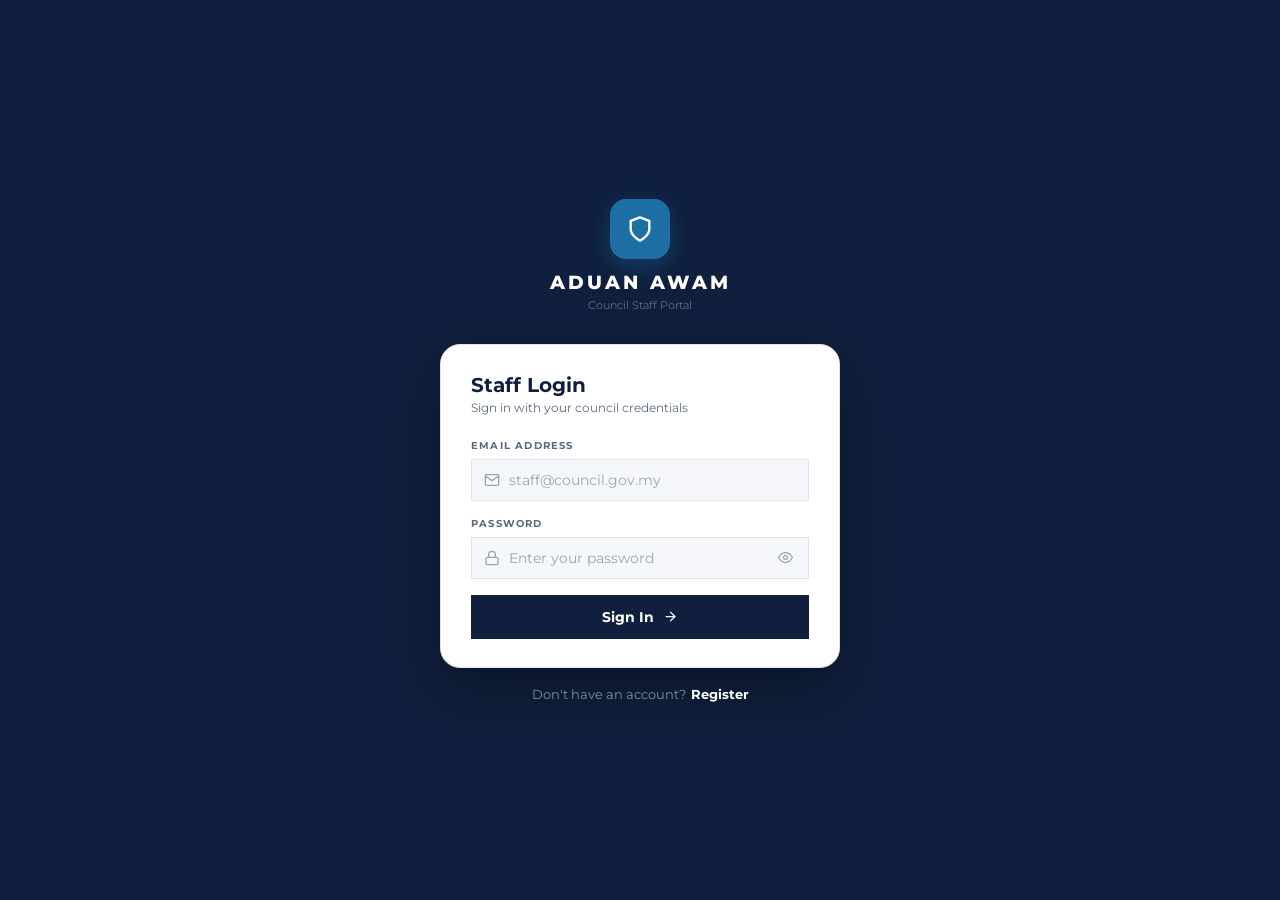
<file: templates/login.html>
<!DOCTYPE html>
<html lang="en">
<head>
  <meta charset="UTF-8">
  <meta name="viewport" content="width=device-width,initial-scale=1">
  <title>Login — Aduan Awam</title>
  <link rel="stylesheet" href="/static/css/base.css">
  <style>
    body{background:var(--primary);display:flex;align-items:center;justify-content:center;min-height:100vh;padding:24px}
    .wrap{width:100%;max-width:400px}
    .logo{text-align:center;margin-bottom:32px}
    .logo-icon{width:60px;height:60px;background:var(--accent);border-radius:16px;display:inline-flex;align-items:center;justify-content:center;margin-bottom:12px;box-shadow:0 8px 24px rgba(29,111,164,.4)}
    .logo-icon svg{width:28px;height:28px;stroke:#fff;fill:none;stroke-width:2;stroke-linecap:round;stroke-linejoin:round}
    .app-name{font-size:19px;font-weight:800;color:#fff;letter-spacing:3px;display:block}
    .app-tag{font-size:11px;color:rgba(255,255,255,.35);margin-top:4px;display:block}
    .card{background:var(--surface);border-radius:20px;padding:28px 30px;box-shadow:0 24px 60px rgba(0,0,0,.3)}
    .card-title{font-size:20px;font-weight:700;color:var(--text1);margin-bottom:3px}
    .card-sub{font-size:12px;color:var(--text2);margin-bottom:24px}
    .field{margin-bottom:16px}
    .fl{display:block;font-size:10px;font-weight:700;color:var(--text2);letter-spacing:1.2px;text-transform:uppercase;margin-bottom:7px}
    .ir{display:flex;align-items:center;gap:9px;background:var(--bg);border:1px solid var(--border);border-radius:var(--r-md);padding:0 12px;transition:border-color .15s}
    .ir:focus-within{border-color:var(--accent)}
    .ir svg{width:16px;height:16px;stroke:var(--text3);fill:none;stroke-width:2;stroke-linecap:round;stroke-linejoin:round;flex-shrink:0}
    .ir input{flex:1;border:none;background:transparent;padding:11px 0;font-family:'Montserrat',sans-serif;font-size:14px;color:var(--text1);outline:none}
    .ir input::placeholder{color:var(--text3)}
    .eye{background:none;border:none;cursor:pointer;padding:3px;display:flex;align-items:center}
    .eye svg{width:15px;height:15px;stroke:var(--text3);fill:none;stroke-width:2;stroke-linecap:round;stroke-linejoin:round}
    .err{background:#FEE2E2;border:1px solid #FECACA;color:#991B1B;padding:10px 13px;border-radius:var(--r-md);font-size:12px;margin-bottom:14px;display:none}
    .err.show{display:block}
    .sub-btn{width:100%;padding:13px;background:var(--primary);color:#fff;border:none;border-radius:var(--r-md);font-family:'Montserrat',sans-serif;font-size:14px;font-weight:700;cursor:pointer;margin-top:6px;display:flex;align-items:center;justify-content:center;gap:9px;transition:opacity .15s}
    .sub-btn:hover{opacity:.9}
    .sub-btn:disabled{opacity:.5;cursor:not-allowed}
    .sub-btn svg{width:15px;height:15px;stroke:#fff;fill:none;stroke-width:2;stroke-linecap:round;stroke-linejoin:round}
    .footer-link{text-align:center;margin-top:18px;font-size:13px;color:rgba(255,255,255,.5)}
    .footer-link a{color:#fff;font-weight:700;text-decoration:none;margin-left:5px}
  </style>
</head>
<body>
<div class="wrap">
  <div class="logo">
    <div class="logo-icon"><svg viewBox="0 0 24 24"><path d="M12 22s8-4 8-10V5l-8-3-8 3v7c0 6 8 10 8 10z"/></svg></div>
    <span class="app-name">ADUAN AWAM</span>
    <span class="app-tag">Council Staff Portal</span>
  </div>
  <div class="card">
    <div class="card-title">Staff Login</div>
    <div class="card-sub">Sign in with your council credentials</div>
    <div class="err" id="err"></div>
    <div class="field">
      <label class="fl">Email Address</label>
      <div class="ir">
        <svg viewBox="0 0 24 24"><path d="M4 4h16c1.1 0 2 .9 2 2v12c0 1.1-.9 2-2 2H4c-1.1 0-2-.9-2-2V6c0-1.1.9-2 2-2z"/><polyline points="22,6 12,13 2,6"/></svg>
        <input type="email" id="email" placeholder="staff@council.gov.my" autocomplete="email"/>
      </div>
    </div>
    <div class="field">
      <label class="fl">Password</label>
      <div class="ir">
        <svg viewBox="0 0 24 24"><rect x="3" y="11" width="18" height="11" rx="2"/><path d="M7 11V7a5 5 0 0 1 10 0v4"/></svg>
        <input type="password" id="password" placeholder="Enter your password" autocomplete="current-password"/>
        <button class="eye" id="eye"><svg viewBox="0 0 24 24"><path d="M1 12s4-8 11-8 11 8 11 8-4 8-11 8-11-8-11-8z"/><circle cx="12" cy="12" r="3"/></svg></button>
      </div>
    </div>
    <button class="sub-btn" id="login-btn">
      <span id="lbl">Sign In</span>
      <svg viewBox="0 0 24 24" id="arr"><line x1="5" y1="12" x2="19" y2="12"/><polyline points="12 5 19 12 12 19"/></svg>
    </button>
  </div>
  <div class="footer-link">Don't have an account?<a href="/dashboard/register">Register</a></div>
</div>
<script src="/static/js/app.js"></script>
<script>
  if (getToken()) window.location.href = '/dashboard';
  document.getElementById('eye').onclick = () => {
    const i = document.getElementById('password');
    i.type = i.type === 'password' ? 'text' : 'password';
  };
  document.getElementById('login-btn').onclick = async () => {
    const email    = document.getElementById('email').value.trim();
    const password = document.getElementById('password').value;
    const err      = document.getElementById('err');
    const btn      = document.getElementById('login-btn');
    err.classList.remove('show');
    if (!email || !password) { err.textContent='Email and password are required.'; err.classList.add('show'); return; }
    btn.disabled=true; document.getElementById('lbl').textContent='Signing in...'; document.getElementById('arr').style.display='none';
    const r = await apiFetch('/api/staff/login',{method:'POST',body:JSON.stringify({email,password})});
    if (!r.ok || r.data?.error) {
      err.textContent = r.data?.error ?? 'Login failed.'; err.classList.add('show');
      btn.disabled=false; document.getElementById('lbl').textContent='Sign In'; document.getElementById('arr').style.display='';
      return;
    }
    setAuth(r.data.token, r.data.staff);
    window.location.href='/dashboard';
  };
  document.addEventListener('keydown', e => { if (e.key==='Enter') document.getElementById('login-btn').click(); });
</script>
</body>
</html>
</file>
<file: static/css/base.css>
@import url('https://fonts.googleapis.com/css2?family=Montserrat:wght@300;400;500;600;700;800&display=swap');

*,*::before,*::after{box-sizing:border-box;margin:0;padding:0}

:root{
  --primary:#0F1F3D;
  --accent:#1D6FA4;
  --accent-light:#EBF4FB;
  --surface:#FFFFFF;
  --bg:#F5F7FA;
  --text1:#0F1F3D;
  --text2:#5A6A7E;
  --text3:#9AA5B4;
  --border:#DDE3EC;
  --open:#1D6FA4;
  --in-progress:#B45309;
  --resolved:#1B6B3A;
  --closed:#5A6A7E;
  --shadow-sm:0 1px 4px rgba(15,31,61,.06);
  --shadow-md:0 4px 12px rgba(15,31,61,.10);
  --shadow-lg:0 8px 32px rgba(15,31,61,.14);
  --radius-sm:6px;
  --radius-md:10px;
  --radius-lg:16px;
}

body{font-family:'Montserrat',sans-serif;background:var(--bg);color:var(--text1);min-height:100vh}

/* ── Layout ────────────────────────────────────────────── */
.layout{display:flex;min-height:100vh}

/* ── Sidebar ───────────────────────────────────────────── */
.sidebar{
  width:220px;
  background:var(--primary);
  display:flex;flex-direction:column;
  position:fixed;top:0;left:0;bottom:0;
  z-index:100;
  box-shadow:var(--shadow-lg);
}

.sidebar-logo{
  padding:28px 22px 22px;
  border-bottom:1px solid rgba(255,255,255,.08);
}

.logo-name{
  font-size:15px;font-weight:800;
  color:#fff;letter-spacing:2.5px;
}

.logo-tag{
  font-size:10px;color:rgba(255,255,255,.35);
  margin-top:4px;letter-spacing:0.5px;
}

.sidebar-nav{flex:1;padding:12px 0;overflow-y:auto}

.nav-group-label{
  font-size:9px;font-weight:700;
  color:rgba(255,255,255,.3);
  letter-spacing:1.5px;text-transform:uppercase;
  padding:14px 22px 6px;
}

.nav-link{
  display:block;
  padding:11px 22px;
  color:rgba(255,255,255,.5);
  text-decoration:none;
  font-size:13px;font-weight:600;
  border-left:3px solid transparent;
  transition:all .15s;
}

.nav-link:hover{color:#fff;background:rgba(255,255,255,.06)}
.nav-link.active{color:#fff;background:rgba(29,111,164,.2);border-left-color:var(--accent)}

.sidebar-footer{
  padding:16px 22px;
  border-top:1px solid rgba(255,255,255,.08);
}

.staff-card{
  display:flex;align-items:center;gap:10px;
  margin-bottom:12px;
}

.staff-av{
  width:34px;height:34px;border-radius:50%;
  background:var(--accent);
  display:flex;align-items:center;justify-content:center;
  font-size:13px;font-weight:700;color:#fff;
  flex-shrink:0;
}

.staff-name{
  font-size:12px;font-weight:700;color:#fff;
  white-space:nowrap;overflow:hidden;text-overflow:ellipsis;
  max-width:140px;
}

.staff-role{
  font-size:10px;color:rgba(255,255,255,.38);
  text-transform:capitalize;margin-top:1px;
}

.logout-btn{
  width:100%;padding:9px 14px;
  background:rgba(255,255,255,.06);
  border:1px solid rgba(255,255,255,.1);
  border-radius:var(--radius-md);
  color:rgba(255,255,255,.55);
  font-family:'Montserrat',sans-serif;
  font-size:12px;font-weight:600;
  cursor:pointer;text-align:center;
  transition:all .15s;
}

.logout-btn:hover{background:rgba(255,255,255,.1);color:#fff}

/* ── Main ──────────────────────────────────────────────── */
.main{margin-left:220px;flex:1;display:flex;flex-direction:column;min-height:100vh}

.topbar{
  background:var(--surface);border-bottom:1px solid var(--border);
  padding:0 28px;height:62px;
  display:flex;align-items:center;justify-content:space-between;
  position:sticky;top:0;z-index:50;box-shadow:var(--shadow-sm);
}

.topbar-left .page-label{font-size:10px;font-weight:700;color:var(--text3);letter-spacing:1.5px;text-transform:uppercase}
.topbar-left .page-title{font-size:19px;font-weight:700;color:var(--text1)}
.topbar-right{display:flex;align-items:center;gap:10px}

.live-badge{display:flex;align-items:center;gap:6px;padding:5px 11px;background:var(--accent-light);border-radius:var(--radius-sm)}
.live-dot{width:7px;height:7px;border-radius:50%;background:#E74C3C;animation:pulse 2s infinite}
@keyframes pulse{0%,100%{opacity:1;transform:scale(1)}50%{opacity:.5;transform:scale(1.3)}}
.live-text{font-size:10px;font-weight:700;color:var(--accent);letter-spacing:1px}

.page-body{padding:24px 28px;flex:1}

/* ── Cards ─────────────────────────────────────────────── */
.card{background:var(--surface);border-radius:var(--radius-lg);border:1px solid var(--border);box-shadow:var(--shadow-sm)}
.card-header{padding:16px 20px;border-bottom:1px solid var(--border);display:flex;align-items:center;justify-content:space-between}
.card-title{font-size:13px;font-weight:700;color:var(--text1)}
.card-sub{font-size:11px;color:var(--text3);margin-top:2px}

/* ── Stats ─────────────────────────────────────────────── */
.stats-grid{display:grid;grid-template-columns:repeat(4,1fr);gap:14px;margin-bottom:22px}

.stat-card{
  background:var(--surface);border-radius:var(--radius-lg);
  border:1px solid var(--border);padding:18px 20px;
  box-shadow:var(--shadow-sm);position:relative;overflow:hidden;
}

.stat-card::before{content:'';position:absolute;top:0;left:0;right:0;height:3px}
.stat-card.s-total::before{background:var(--primary)}
.stat-card.s-open::before{background:var(--open)}
.stat-card.s-progress::before{background:var(--in-progress)}
.stat-card.s-resolved::before{background:var(--resolved)}

.stat-label{font-size:9px;font-weight:700;color:var(--text3);letter-spacing:1.2px;text-transform:uppercase;margin-bottom:8px}
.stat-num{font-size:30px;font-weight:800;color:var(--text1);line-height:1;margin-bottom:5px}
.stat-card.s-open .stat-num{color:var(--open)}
.stat-card.s-progress .stat-num{color:var(--in-progress)}
.stat-card.s-resolved .stat-num{color:var(--resolved)}
.stat-hint{font-size:11px;color:var(--text3)}

/* ── Pills ─────────────────────────────────────────────── */
.pill{display:inline-flex;align-items:center;gap:5px;padding:3px 9px;border-radius:999px;font-size:11px;font-weight:700}
.pill-dot{width:6px;height:6px;border-radius:50%}
.pill.open{background:rgba(29,111,164,.12);color:var(--open)}.pill.open .pill-dot{background:var(--open)}
.pill.in_progress{background:rgba(180,83,9,.12);color:var(--in-progress)}.pill.in_progress .pill-dot{background:var(--in-progress)}
.pill.resolved{background:rgba(27,107,58,.12);color:var(--resolved)}.pill.resolved .pill-dot{background:var(--resolved)}
.pill.closed{background:rgba(90,106,126,.12);color:var(--closed)}.pill.closed .pill-dot{background:var(--closed)}

/* ── Table ─────────────────────────────────────────────── */
.table-wrap{overflow-x:auto}
table{width:100%;border-collapse:collapse}
th{padding:10px 14px;font-size:9px;font-weight:700;color:var(--text3);letter-spacing:1.2px;text-transform:uppercase;text-align:left;border-bottom:1px solid var(--border);background:var(--bg);white-space:nowrap}
td{padding:12px 14px;font-size:13px;color:var(--text1);border-bottom:1px solid var(--border);vertical-align:middle}
tr:last-child td{border-bottom:none}
tr:hover td{background:var(--bg)}
.td-title{font-weight:600;max-width:200px;white-space:nowrap;overflow:hidden;text-overflow:ellipsis}
.td-sub{font-size:11px;color:var(--text3);margin-top:2px}
.cat-dot{width:8px;height:8px;border-radius:50%;display:inline-block;flex-shrink:0}

/* ── Buttons ───────────────────────────────────────────── */
.btn{display:inline-flex;align-items:center;justify-content:center;gap:7px;padding:8px 16px;border-radius:var(--radius-md);font-family:'Montserrat',sans-serif;font-size:13px;font-weight:700;cursor:pointer;border:none;text-decoration:none;transition:opacity .15s}
.btn:hover{opacity:.88}
.btn:disabled{opacity:.45;cursor:not-allowed}
.btn-primary{background:var(--primary);color:#fff}
.btn-accent{background:var(--accent);color:#fff}
.btn-outline{background:transparent;border:1px solid var(--border);color:var(--text2)}
.btn-sm{padding:6px 12px;font-size:11px}

/* ── Inputs ────────────────────────────────────────────── */
.input,select.input{width:100%;padding:9px 12px;background:var(--bg);border:1px solid var(--border);border-radius:var(--radius-md);font-family:'Montserrat',sans-serif;font-size:13px;color:var(--text1);outline:none;transition:border-color .15s;appearance:none}
.input:focus,select.input:focus{border-color:var(--accent)}
.input::placeholder{color:var(--text3)}

/* ── Filter bar ────────────────────────────────────────── */
.filter-bar{display:flex;align-items:center;gap:10px;padding:12px 18px;background:var(--bg);border-bottom:1px solid var(--border);flex-wrap:wrap}
.search-box{display:flex;align-items:center;gap:8px;background:var(--surface);border:1px solid var(--border);border-radius:var(--radius-md);padding:0 11px;flex:1;min-width:180px}
.search-box input{flex:1;border:none;background:transparent;padding:9px 0;font-family:'Montserrat',sans-serif;font-size:13px;color:var(--text1);outline:none}
.search-box input::placeholder{color:var(--text3)}

/* ── Modal ─────────────────────────────────────────────── */
.overlay{position:fixed;inset:0;background:rgba(0,0,0,.45);display:flex;align-items:center;justify-content:center;z-index:200;padding:20px;opacity:0;pointer-events:none;transition:opacity .2s}
.overlay.open{opacity:1;pointer-events:all}
.modal{background:var(--surface);border-radius:var(--radius-lg);width:100%;max-width:520px;max-height:90vh;overflow-y:auto;box-shadow:var(--shadow-lg);transform:scale(.96);opacity:0;transition:all .2s cubic-bezier(.34,1.56,.64,1)}
.overlay.open .modal{transform:scale(1);opacity:1}
.modal-header{padding:18px 22px;border-bottom:1px solid var(--border);display:flex;align-items:center;justify-content:space-between}
.modal-title{font-size:15px;font-weight:700;color:var(--text1)}
.modal-close{width:30px;height:30px;border-radius:var(--radius-sm);border:1px solid var(--border);background:transparent;cursor:pointer;font-size:16px;color:var(--text2);display:flex;align-items:center;justify-content:center}
.modal-close:hover{background:var(--bg)}
.modal-body{padding:22px}
.modal-footer{padding:14px 22px;border-top:1px solid var(--border);display:flex;gap:10px;justify-content:flex-end;align-items:center}

/* ── Detail rows ───────────────────────────────────────── */
.detail-row{display:flex;gap:12px;align-items:flex-start;padding:13px 0;border-bottom:1px solid var(--border)}
.detail-row:last-child{border-bottom:none}
.detail-icon{width:32px;height:32px;border-radius:8px;background:var(--accent-light);display:flex;align-items:center;justify-content:center;flex-shrink:0;font-size:14px}
.detail-label{font-size:9px;font-weight:700;color:var(--text3);letter-spacing:1px;text-transform:uppercase;margin-bottom:3px}
.detail-value{font-size:13px;color:var(--text1);line-height:1.5}

/* ── Toast ─────────────────────────────────────────────── */
.toast{position:fixed;bottom:22px;right:22px;background:var(--primary);color:#fff;padding:11px 16px;border-radius:var(--radius-md);font-size:13px;font-weight:600;box-shadow:var(--shadow-lg);transform:translateY(70px);opacity:0;transition:all .3s cubic-bezier(.34,1.56,.64,1);z-index:9999}
.toast.show{transform:translateY(0);opacity:1}

/* ── Misc ──────────────────────────────────────────────── */
.spinner{width:18px;height:18px;border:2px solid var(--border);border-top-color:var(--accent);border-radius:50%;animation:spin .7s linear infinite}
@keyframes spin{to{transform:rotate(360deg)}}
.loading{display:flex;align-items:center;justify-content:center;padding:48px;gap:10px;color:var(--text3);font-size:13px}
.empty{text-align:center;padding:48px 20px}
.empty-title{font-size:14px;font-weight:700;color:var(--text2)}
.empty-sub{font-size:12px;color:var(--text3);margin-top:4px}

::-webkit-scrollbar{width:5px;height:5px}
::-webkit-scrollbar-track{background:transparent}
::-webkit-scrollbar-thumb{background:var(--border);border-radius:3px}

@media(max-width:1024px){.stats-grid{grid-template-columns:repeat(2,1fr)}}
@media(max-width:768px){.sidebar{transform:translateX(-100%)}.main{margin-left:0}.page-body{padding:16px}}
</file>
